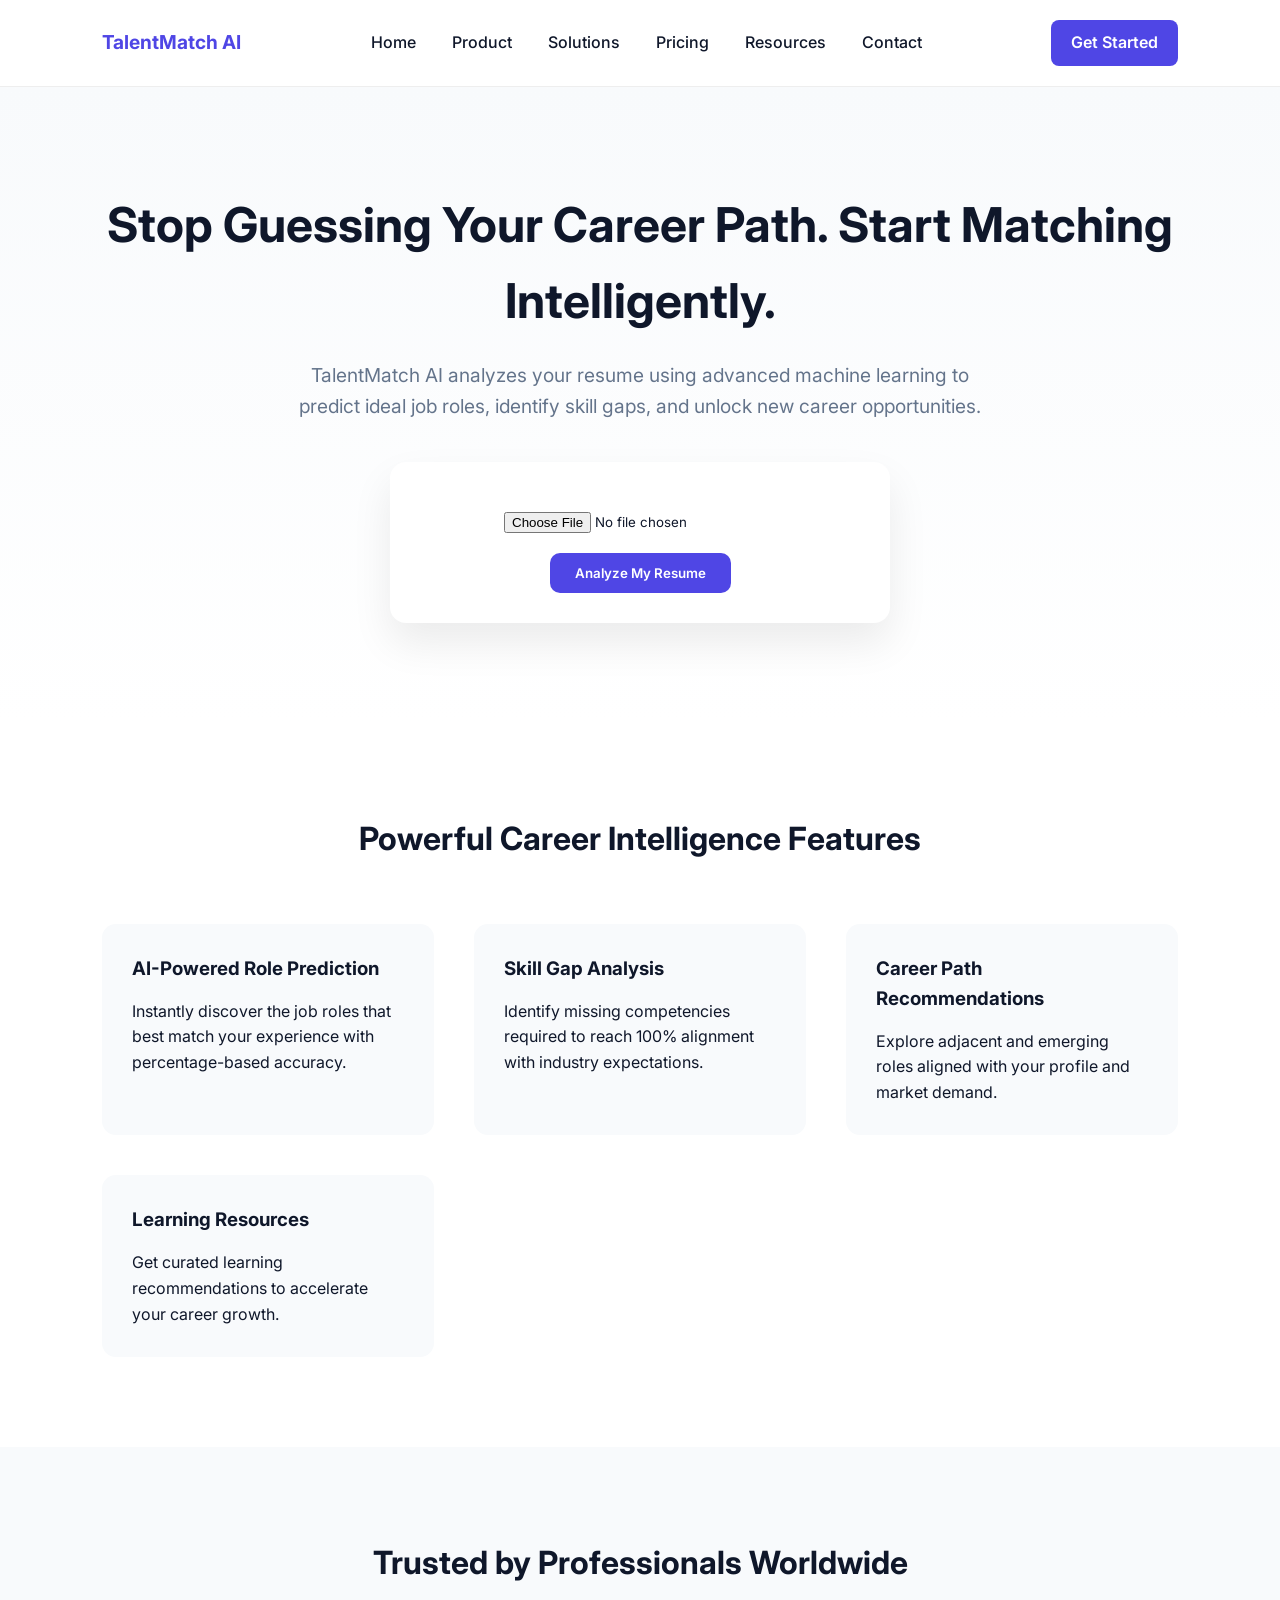
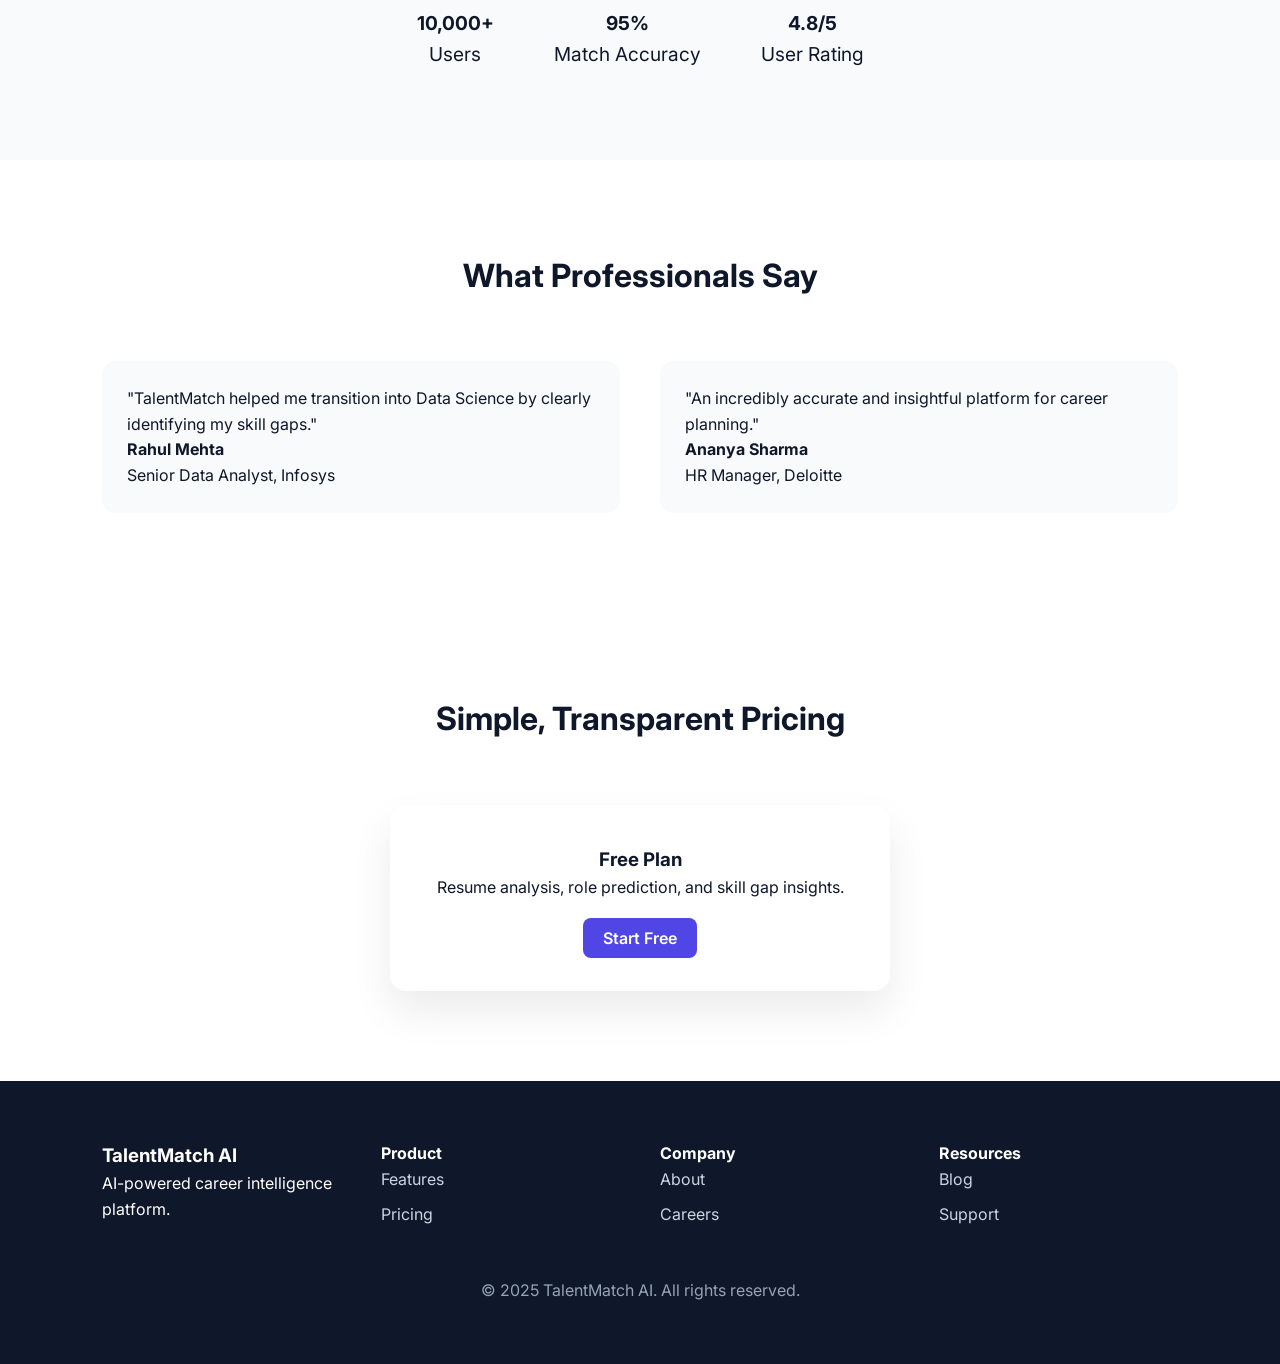
<file: templates/index.html>
<!DOCTYPE html>
<html lang="en">
<head>
<meta charset="UTF-8">
<meta name="viewport" content="width=device-width, initial-scale=1.0">
<title>TalentMatch AI | Intelligent Career Intelligence</title>

<link href="https://fonts.googleapis.com/css2?family=Inter:wght@400;600;700&display=swap" rel="stylesheet">

<style>
:root {
    --primary: #4F46E5;
    --primary-dark: #4338CA;
    --dark: #0F172A;
    --gray: #64748B;
    --light: #F8FAFC;
}

* {
    margin: 0;
    padding: 0;
    box-sizing: border-box;
    font-family: 'Inter', sans-serif;
}

body {
    background: white;
    color: var(--dark);
    line-height: 1.6;
}

/* ================= HEADER ================= */

header {
    display: flex;
    justify-content: space-between;
    align-items: center;
    padding: 20px 8%;
    background: white;
    position: sticky;
    top: 0;
    z-index: 1000;
    border-bottom: 1px solid #eee;
}

.logo {
    font-weight: 700;
    font-size: 1.2rem;
    color: var(--primary);
}

nav a {
    margin: 0 1rem;
    text-decoration: none;
    color: var(--dark);
    font-weight: 500;
    transition: 0.3s;
}

nav a:hover {
    color: var(--primary);
}

.cta-btn {
    background: var(--primary);
    color: white;
    padding: 10px 20px;
    border-radius: 8px;
    text-decoration: none;
    font-weight: 600;
    transition: 0.3s;
}

.cta-btn:hover {
    background: var(--primary-dark);
}

/* ================= HERO ================= */

.hero {
    padding: 100px 8%;
    text-align: center;
    background: linear-gradient(to bottom, #f8fafc, white);
}

.hero h1 {
    font-size: 3rem;
    font-weight: 700;
    margin-bottom: 20px;
}

.hero p {
    color: var(--gray);
    font-size: 1.2rem;
    max-width: 700px;
    margin: auto;
    margin-bottom: 40px;
}

/* Upload Box */

.upload-card {
    background: white;
    padding: 30px;
    max-width: 500px;
    margin: auto;
    border-radius: 16px;
    box-shadow: 0 20px 40px rgba(0,0,0,0.08);
    transition: 0.3s;
}

.upload-card:hover {
    transform: translateY(-4px);
}

input[type="file"] {
    margin: 20px 0;
}

button {
    background: var(--primary);
    color: white;
    padding: 12px 25px;
    border: none;
    border-radius: 10px;
    font-weight: 600;
    cursor: pointer;
    transition: 0.3s;
}

button:hover {
    background: var(--primary-dark);
}

/* ================= FEATURES ================= */

.section {
    padding: 90px 8%;
}

.section h2 {
    text-align: center;
    font-size: 2rem;
    margin-bottom: 60px;
}

.features-grid {
    display: grid;
    grid-template-columns: repeat(auto-fit, minmax(260px, 1fr));
    gap: 40px;
}

.feature-card {
    padding: 30px;
    border-radius: 14px;
    background: #f8fafc;
    transition: 0.3s;
}

.feature-card:hover {
    background: white;
    box-shadow: 0 15px 30px rgba(0,0,0,0.08);
}

.feature-card h3 {
    margin-bottom: 15px;
}

/* ================= TRUST ================= */

.trust {
    text-align: center;
    background: var(--light);
}

.trust h2 {
    margin-bottom: 20px;
}

.metrics {
    display: flex;
    justify-content: center;
    gap: 60px;
    flex-wrap: wrap;
}

.metric {
    font-size: 1.2rem;
}

/* ================= TESTIMONIALS ================= */

.testimonials {
    background: white;
}

.testimonial-grid {
    display: grid;
    grid-template-columns: repeat(auto-fit, minmax(300px, 1fr));
    gap: 40px;
}

.testimonial-card {
    background: #f8fafc;
    padding: 25px;
    border-radius: 14px;
}

/* ================= PRICING ================= */

.pricing-card {
    max-width: 500px;
    margin: auto;
    background: white;
    padding: 40px;
    border-radius: 16px;
    box-shadow: 0 20px 40px rgba(0,0,0,0.08);
    text-align: center;
}

/* ================= FOOTER ================= */

footer {
    background: var(--dark);
    color: white;
    padding: 60px 8%;
}

.footer-grid {
    display: grid;
    grid-template-columns: repeat(auto-fit, minmax(200px, 1fr));
    gap: 40px;
}

footer a {
    color: #CBD5E1;
    text-decoration: none;
    display: block;
    margin-bottom: 10px;
}

footer a:hover {
    color: white;
}

.footer-bottom {
    margin-top: 40px;
    text-align: center;
    color: #94A3B8;
}

/* Responsive */
@media(max-width: 768px){
    .hero h1 { font-size: 2rem; }
}
</style>
</head>

<body>

<header>
    <div class="logo">TalentMatch AI</div>
    <nav>
        <a href="#">Home</a>
        <a href="#">Product</a>
        <a href="#">Solutions</a>
        <a href="#">Pricing</a>
        <a href="#">Resources</a>
        <a href="#">Contact</a>
    </nav>
    <a href="#" class="cta-btn">Get Started</a>
</header>

<section class="hero">
    <h1>Stop Guessing Your Career Path. Start Matching Intelligently.</h1>
    <p>TalentMatch AI analyzes your resume using advanced machine learning to predict ideal job roles, identify skill gaps, and unlock new career opportunities.</p>

    <div class="upload-card">
        <form method="POST" enctype="multipart/form-data">
            <input type="file" name="resume" accept=".pdf" required>
            <br>
            <button type="submit">Analyze My Resume</button>
        </form>
    </div>
</section>

<section class="section">
    <h2>Powerful Career Intelligence Features</h2>
    <div class="features-grid">
        <div class="feature-card">
            <h3>AI-Powered Role Prediction</h3>
            <p>Instantly discover the job roles that best match your experience with percentage-based accuracy.</p>
        </div>
        <div class="feature-card">
            <h3>Skill Gap Analysis</h3>
            <p>Identify missing competencies required to reach 100% alignment with industry expectations.</p>
        </div>
        <div class="feature-card">
            <h3>Career Path Recommendations</h3>
            <p>Explore adjacent and emerging roles aligned with your profile and market demand.</p>
        </div>
        <div class="feature-card">
            <h3>Learning Resources</h3>
            <p>Get curated learning recommendations to accelerate your career growth.</p>
        </div>
    </div>
</section>

<section class="section trust">
    <h2>Trusted by Professionals Worldwide</h2>
    <div class="metrics">
        <div class="metric"><strong>10,000+</strong><br>Users</div>
        <div class="metric"><strong>95%</strong><br>Match Accuracy</div>
        <div class="metric"><strong>4.8/5</strong><br>User Rating</div>
    </div>
</section>

<section class="section testimonials">
    <h2>What Professionals Say</h2>
    <div class="testimonial-grid">
        <div class="testimonial-card">
            <p>"TalentMatch helped me transition into Data Science by clearly identifying my skill gaps."</p>
            <strong>Rahul Mehta</strong><br>
            Senior Data Analyst, Infosys
        </div>
        <div class="testimonial-card">
            <p>"An incredibly accurate and insightful platform for career planning."</p>
            <strong>Ananya Sharma</strong><br>
            HR Manager, Deloitte
        </div>
    </div>
</section>

<section class="section">
    <h2>Simple, Transparent Pricing</h2>
    <div class="pricing-card">
        <h3>Free Plan</h3>
        <p>Resume analysis, role prediction, and skill gap insights.</p>
        <br>
        <a href="#" class="cta-btn">Start Free</a>
    </div>
</section>

<footer>
    <div class="footer-grid">
        <div>
            <h3>TalentMatch AI</h3>
            <p>AI-powered career intelligence platform.</p>
        </div>
        <div>
            <h4>Product</h4>
            <a href="#">Features</a>
            <a href="#">Pricing</a>
        </div>
        <div>
            <h4>Company</h4>
            <a href="#">About</a>
            <a href="#">Careers</a>
        </div>
        <div>
            <h4>Resources</h4>
            <a href="#">Blog</a>
            <a href="#">Support</a>
        </div>
    </div>
    <div class="footer-bottom">
        © 2025 TalentMatch AI. All rights reserved.
    </div>
</footer>

</body>
</html>
</file>
